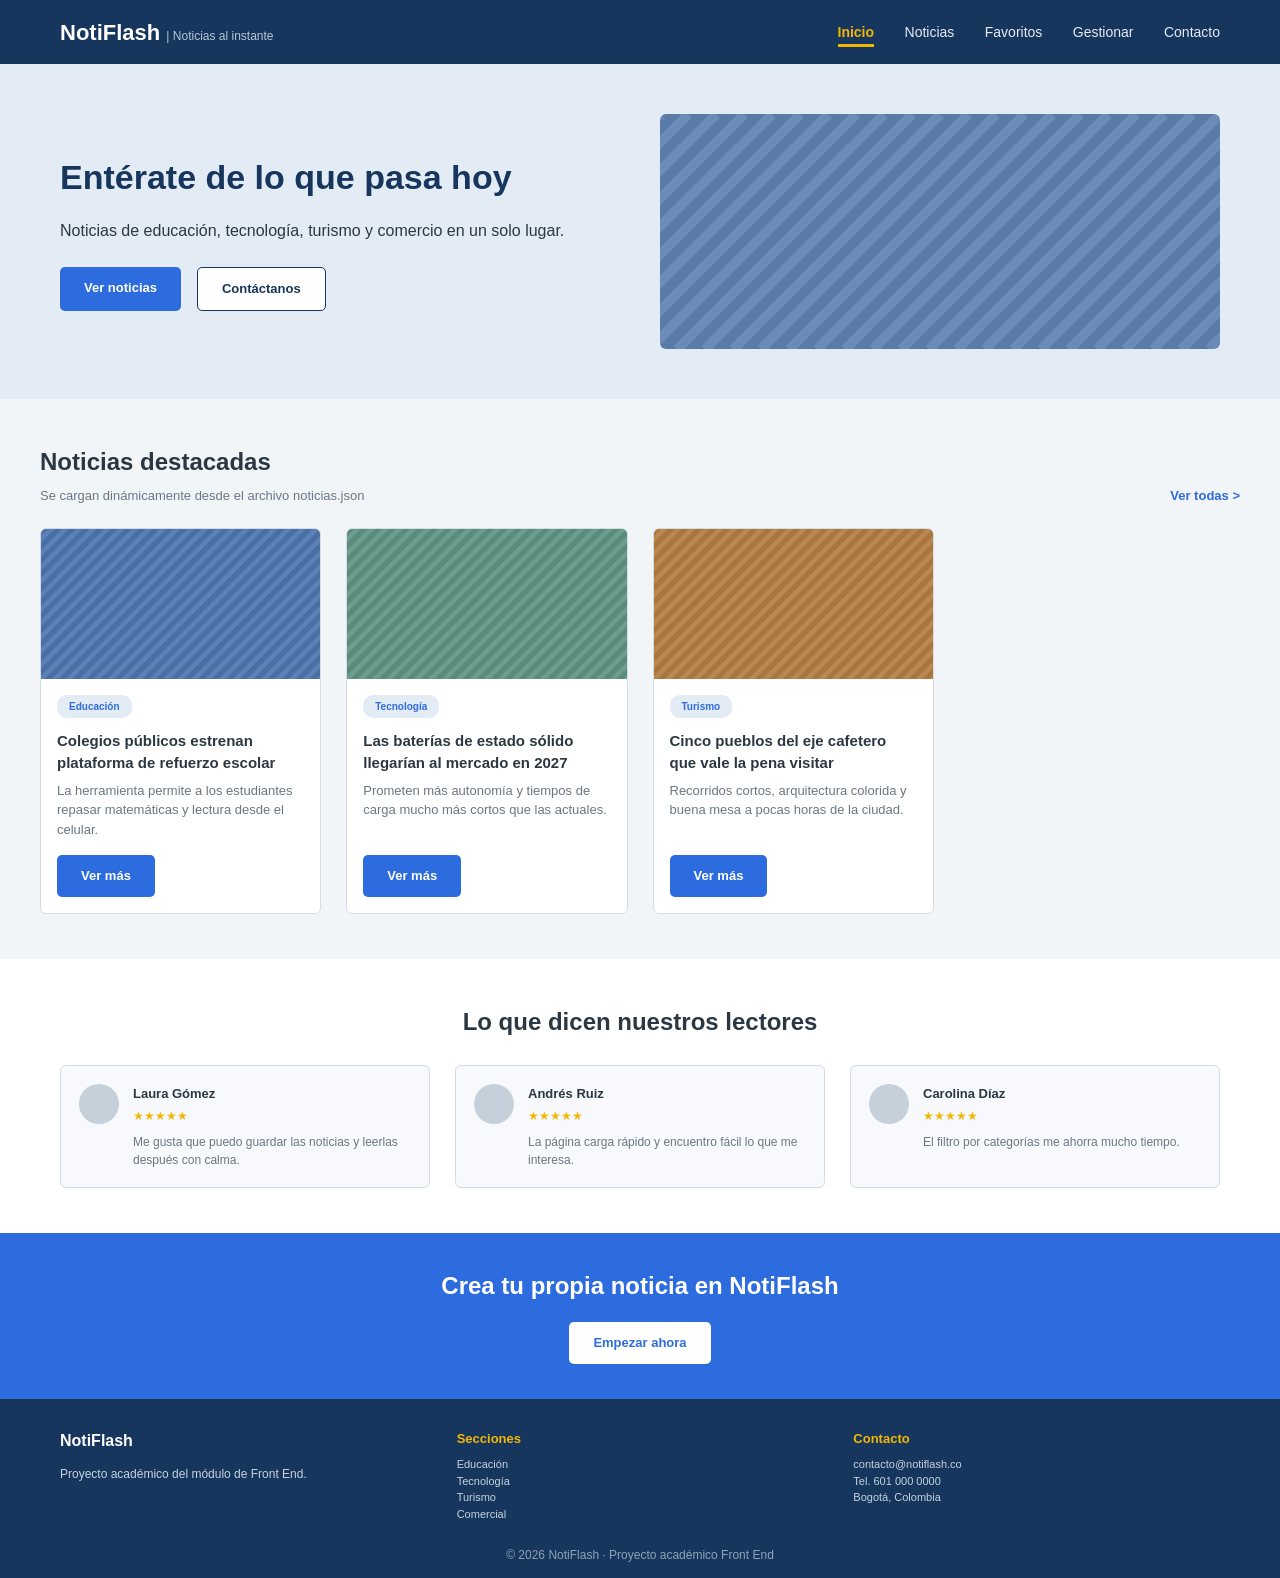
<file: index.html>
<!DOCTYPE html>
<html lang="es">
<head>
  <meta charset="UTF-8">
  <meta name="viewport" content="width=device-width, initial-scale=1.0">
  <title>NotiFlash - Inicio</title>
  <link rel="stylesheet" href="css/estilos.css">
</head>
<body>

  <!-- ============ HEADER ============ -->
  <!-- Este bloque se repite igual en todas las paginas.
       Lo unico que cambia es cual enlace lleva la clase "activo". -->
  <header class="header">
    <div class="contenedor header__interior">
      <a href="index.html" class="logo">
        NotiFlash <span class="logo__eslogan">| Noticias al instante</span>
      </a>
      <nav class="nav">
        <a href="index.html" class="activo">Inicio</a>
        <a href="noticias.html">Noticias</a>
        <a href="favoritos.html">Favoritos</a>
        <a href="gestionar.html">Gestionar</a>
        <a href="contacto.html">Contacto</a>
      </nav>
    </div>
  </header>

  <main>

    <!-- ============ SECCION DE BIENVENIDA ============ -->
    <section class="hero">
      <div class="contenedor hero__interior">
        <div class="hero__texto">
          <h1>Entérate de lo que pasa hoy</h1>
          <p>Noticias de educación, tecnología, turismo y comercio en un solo lugar.</p>
          <div class="hero__botones">
            <a href="noticias.html" class="btn">Ver noticias</a>
            <a href="contacto.html" class="btn btn--secundario">Contáctanos</a>
          </div>
        </div>
        <div class="hero__imagen">
          <img src="img/destacada.jpg" alt="Imagen principal de NotiFlash">
        </div>
      </div>
    </section>

    <!-- ============ NOTICIAS DESTACADAS ============ -->
    <section class="contenedor seccion">
      <div class="seccion__encabezado">
        <div>
          <h2>Noticias destacadas</h2>
          <p class="texto-gris">Se cargan dinámicamente desde el archivo noticias.json</p>
        </div>
        <a href="noticias.html" class="enlace-azul">Ver todas &gt;</a>
      </div>

      <!-- IMPORTANTE: este contenedor va VACIO.
           JavaScript es el que mete las tarjetas adentro (ver js/noticias.js) -->
      <div id="grid-destacadas" class="grid-noticias"></div>
    </section>

    <!-- ============ TESTIMONIOS ============ -->
    <section class="testimonios">
      <div class="contenedor">
        <h2 class="centrado">Lo que dicen nuestros lectores</h2>
        <div class="grid-testimonios">
          <article class="testimonio">
            <div class="testimonio__avatar"></div>
            <div>
              <h4>Laura Gómez</h4>
              <span class="estrellas">★★★★★</span>
              <p>Me gusta que puedo guardar las noticias y leerlas después con calma.</p>
            </div>
          </article>
          <article class="testimonio">
            <div class="testimonio__avatar"></div>
            <div>
              <h4>Andrés Ruiz</h4>
              <span class="estrellas">★★★★★</span>
              <p>La página carga rápido y encuentro fácil lo que me interesa.</p>
            </div>
          </article>
          <article class="testimonio">
            <div class="testimonio__avatar"></div>
            <div>
              <h4>Carolina Díaz</h4>
              <span class="estrellas">★★★★★</span>
              <p>El filtro por categorías me ahorra mucho tiempo.</p>
            </div>
          </article>
        </div>
      </div>
    </section>

    <!-- ============ LLAMADO A LA ACCION ============ -->
    <section class="cta">
      <h2>Crea tu propia noticia en NotiFlash</h2>
      <a href="gestionar.html" class="btn btn--blanco">Empezar ahora</a>
    </section>

  </main>

  <!-- ============ FOOTER ============ -->
  <footer class="footer">
    <div class="contenedor footer__interior">
      <div>
        <h3>NotiFlash</h3>
        <p>Proyecto académico del módulo de Front End.</p>
      </div>
      <div>
        <h4>Secciones</h4>
        <ul>
          <li>Educación</li>
          <li>Tecnología</li>
          <li>Turismo</li>
          <li>Comercial</li>
        </ul>
      </div>
      <div>
        <h4>Contacto</h4>
        <ul>
          <li>contacto@notiflash.co</li>
          <li>Tel. 601 000 0000</li>
          <li>Bogotá, Colombia</li>
        </ul>
      </div>
    </div>
    <p class="footer__creditos">© 2026 NotiFlash · Proyecto académico Front End</p>
  </footer>

  <!-- El script va al final para que el HTML ya exista cuando se ejecute -->
  <script src="js/noticias.js"></script>
</body>
</html>
</file>
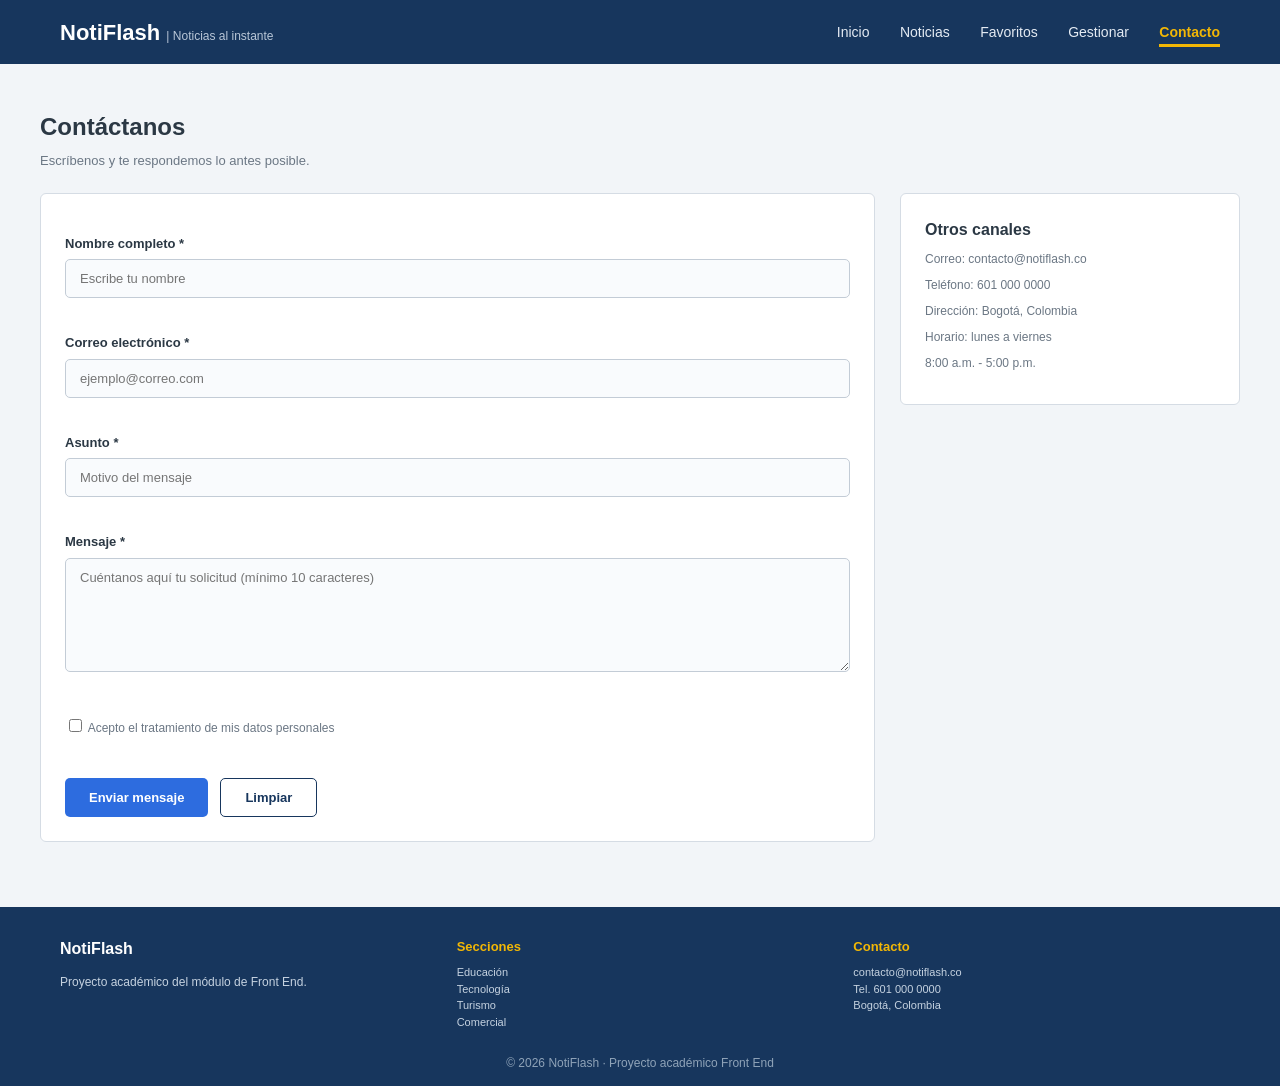
<file: contacto.html>
<!DOCTYPE html>
<html lang="es">
<head>
  <meta charset="UTF-8">
  <meta name="viewport" content="width=device-width, initial-scale=1.0">
  <title>NotiFlash - Contacto</title>
  <link rel="stylesheet" href="css/estilos.css">
  <link rel="stylesheet" href="css/formularios.css">
</head>
<body>

  <header class="header">
    <div class="contenedor header__interior">
      <a href="index.html" class="logo">
        NotiFlash <span class="logo__eslogan">| Noticias al instante</span>
      </a>
      <nav class="nav">
        <a href="index.html">Inicio</a>
        <a href="noticias.html">Noticias</a>
        <a href="favoritos.html">Favoritos</a>
        <a href="gestionar.html">Gestionar</a>
        <a href="contacto.html" class="activo">Contacto</a>
      </nav>
    </div>
  </header>

  <main class="contenedor seccion">
    <h2>Contáctanos</h2>
    <p class="texto-gris">Escríbenos y te respondemos lo antes posible.</p>

    <div class="layout-contacto">

      <div class="tarjeta">
        <!-- novalidate desactiva la validacion del navegador
             para que se vean las validaciones hechas con JavaScript -->
        <form id="form-contacto" novalidate>

          <label for="nombre">Nombre completo *</label>
          <input type="text" id="nombre" class="campo" placeholder="Escribe tu nombre">
          <span class="error" id="error-nombre"></span>

          <label for="correo">Correo electrónico *</label>
          <input type="text" id="correo" class="campo" placeholder="ejemplo@correo.com">
          <span class="error" id="error-correo"></span>

          <label for="asunto">Asunto *</label>
          <input type="text" id="asunto" class="campo" placeholder="Motivo del mensaje">
          <span class="error" id="error-asunto"></span>

          <label for="mensaje">Mensaje *</label>
          <textarea id="mensaje" class="campo" rows="6" placeholder="Cuéntanos aquí tu solicitud (mínimo 10 caracteres)"></textarea>
          <span class="error" id="error-mensaje"></span>

          <label class="opcion-check">
            <input type="checkbox" id="acepto"> Acepto el tratamiento de mis datos personales
          </label>
          <span class="error" id="error-acepto"></span>

          <div class="form__acciones">
            <button type="submit" class="btn">Enviar mensaje</button>
            <button type="button" class="btn btn--secundario" onclick="limpiarFormulario()">Limpiar</button>
          </div>

        </form>
      </div>

      <aside>
        <div id="confirmacion" class="confirmacion" style="display:none;">
          <strong>Mensaje enviado correctamente</strong>
          <p>Gracias por escribirnos, pronto te responderemos.</p>
        </div>

        <div class="tarjeta">
          <h3>Otros canales</h3>
          <p class="dato">Correo: contacto@notiflash.co</p>
          <p class="dato">Teléfono: 601 000 0000</p>
          <p class="dato">Dirección: Bogotá, Colombia</p>
          <p class="dato">Horario: lunes a viernes</p>
          <p class="dato">8:00 a.m. - 5:00 p.m.</p>
        </div>
      </aside>

    </div>
  </main>

  <footer class="footer">
    <div class="contenedor footer__interior">
      <div>
        <h3>NotiFlash</h3>
        <p>Proyecto académico del módulo de Front End.</p>
      </div>
      <div>
        <h4>Secciones</h4>
        <ul>
          <li>Educación</li>
          <li>Tecnología</li>
          <li>Turismo</li>
          <li>Comercial</li>
        </ul>
      </div>
      <div>
        <h4>Contacto</h4>
        <ul>
          <li>contacto@notiflash.co</li>
          <li>Tel. 601 000 0000</li>
          <li>Bogotá, Colombia</li>
        </ul>
      </div>
    </div>
    <p class="footer__creditos">© 2026 NotiFlash · Proyecto académico Front End</p>
  </footer>

  <script src="js/contacto.js"></script>
</body>
</html>
</file>
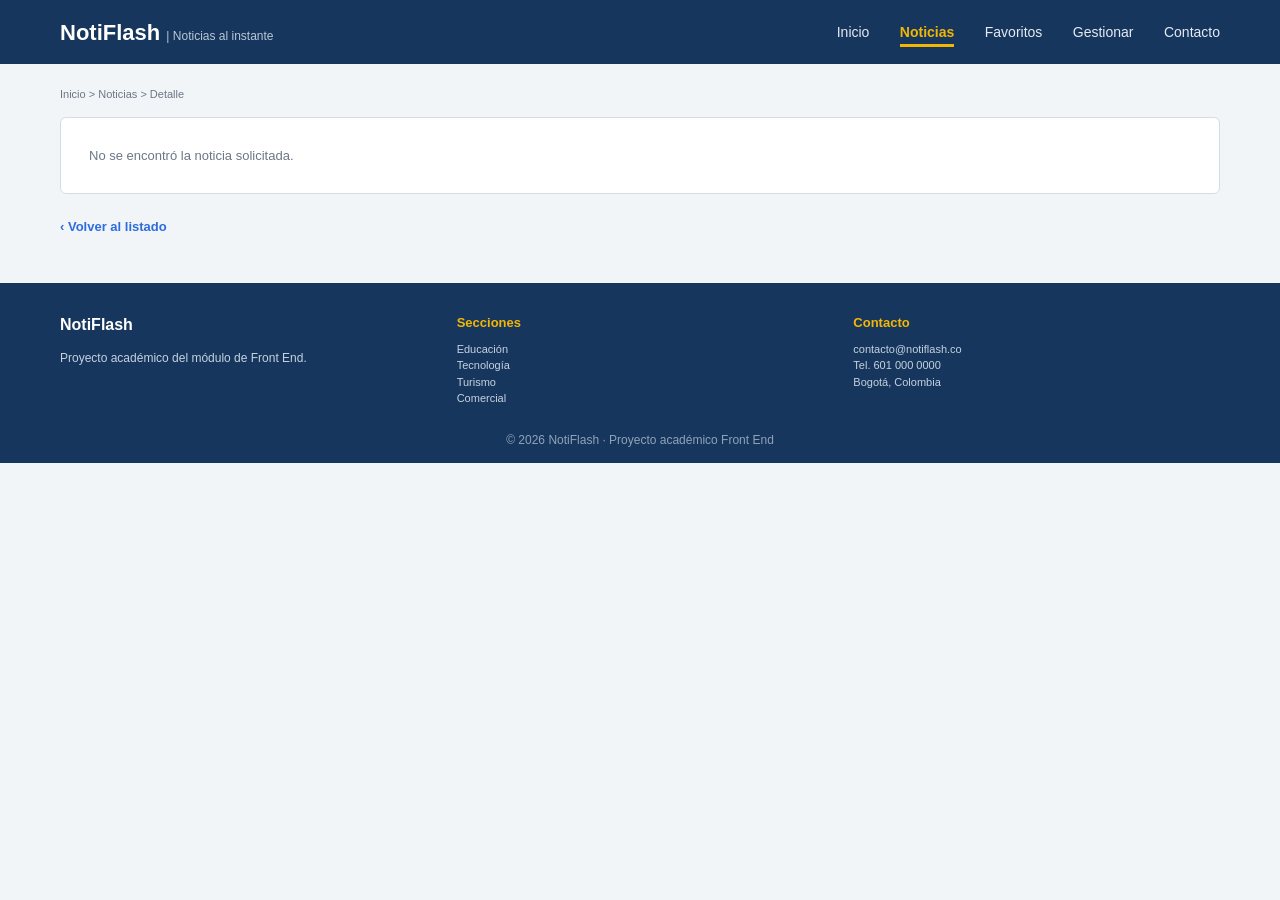
<file: detalle.html>
<!DOCTYPE html>
<html lang="es">
<head>
  <meta charset="UTF-8">
  <meta name="viewport" content="width=device-width, initial-scale=1.0">
  <title>NotiFlash - Detalle</title>
  <link rel="stylesheet" href="css/estilos.css">
  <link rel="stylesheet" href="css/detalle.css">
</head>
<body>

  <header class="header">
    <div class="contenedor header__interior">
      <a href="index.html" class="logo">
        NotiFlash <span class="logo__eslogan">| Noticias al instante</span>
      </a>
      <nav class="nav">
        <a href="index.html">Inicio</a>
        <a href="noticias.html" class="activo">Noticias</a>
        <a href="favoritos.html">Favoritos</a>
        <a href="gestionar.html">Gestionar</a>
        <a href="contacto.html">Contacto</a>
      </nav>
    </div>
  </header>

  <main class="contenedor">
    <p class="miga">Inicio &gt; Noticias &gt; Detalle</p>

    <!-- Todo este bloque lo llena js/detalle.js -->
    <article id="detalle" class="detalle"></article>

    <a href="noticias.html" class="enlace-azul">&lsaquo; Volver al listado</a>
  </main>

  <footer class="footer">
    <div class="contenedor footer__interior">
      <div>
        <h3>NotiFlash</h3>
        <p>Proyecto académico del módulo de Front End.</p>
      </div>
      <div>
        <h4>Secciones</h4>
        <ul>
          <li>Educación</li>
          <li>Tecnología</li>
          <li>Turismo</li>
          <li>Comercial</li>
        </ul>
      </div>
      <div>
        <h4>Contacto</h4>
        <ul>
          <li>contacto@notiflash.co</li>
          <li>Tel. 601 000 0000</li>
          <li>Bogotá, Colombia</li>
        </ul>
      </div>
    </div>
    <p class="footer__creditos">© 2026 NotiFlash · Proyecto académico Front End</p>
  </footer>


  <script src="js/noticias.js"></script>
  <script src="js/detalle.js"></script>
</body>
</html>
</file>
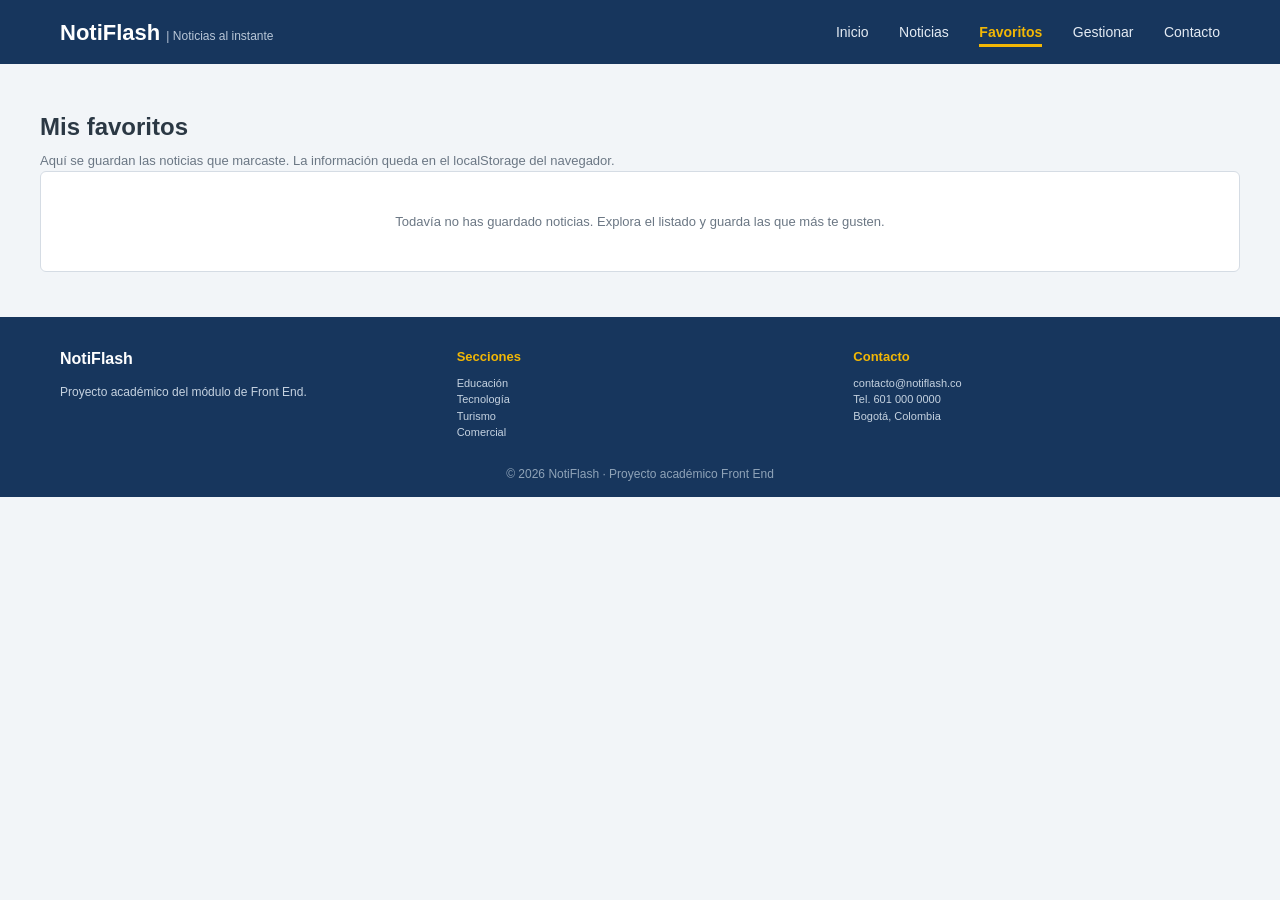
<file: favoritos.html>
<!DOCTYPE html>
<html lang="es">
<head>
  <meta charset="UTF-8">
  <meta name="viewport" content="width=device-width, initial-scale=1.0">
  <title>NotiFlash - Favoritos</title>
  <link rel="stylesheet" href="css/estilos.css">
  <link rel="stylesheet" href="css/favoritos.css">
</head>
<body>

  <header class="header">
    <div class="contenedor header__interior">
      <a href="index.html" class="logo">
        NotiFlash <span class="logo__eslogan">| Noticias al instante</span>
      </a>
      <nav class="nav">
        <a href="index.html">Inicio</a>
        <a href="noticias.html">Noticias</a>
        <a href="favoritos.html" class="activo">Favoritos</a>
        <a href="gestionar.html">Gestionar</a>
        <a href="contacto.html">Contacto</a>
      </nav>
    </div>
  </header>

  <main class="contenedor seccion">
    <h2>Mis favoritos</h2>
    <p class="texto-gris">Aquí se guardan las noticias que marcaste. La información queda en el localStorage del navegador.</p>

    <div id="aviso" class="aviso"></div>

    <div id="lista-favoritos"></div>
  </main>

  <footer class="footer">
    <div class="contenedor footer__interior">
      <div>
        <h3>NotiFlash</h3>
        <p>Proyecto académico del módulo de Front End.</p>
      </div>
      <div>
        <h4>Secciones</h4>
        <ul>
          <li>Educación</li>
          <li>Tecnología</li>
          <li>Turismo</li>
          <li>Comercial</li>
        </ul>
      </div>
      <div>
        <h4>Contacto</h4>
        <ul>
          <li>contacto@notiflash.co</li>
          <li>Tel. 601 000 0000</li>
          <li>Bogotá, Colombia</li>
        </ul>
      </div>
    </div>
    <p class="footer__creditos">© 2026 NotiFlash · Proyecto académico Front End</p>
  </footer>

  
  <script src="js/noticias.js"></script>
  <script src="js/favoritos.js"></script>
</body>
</html>
</file>
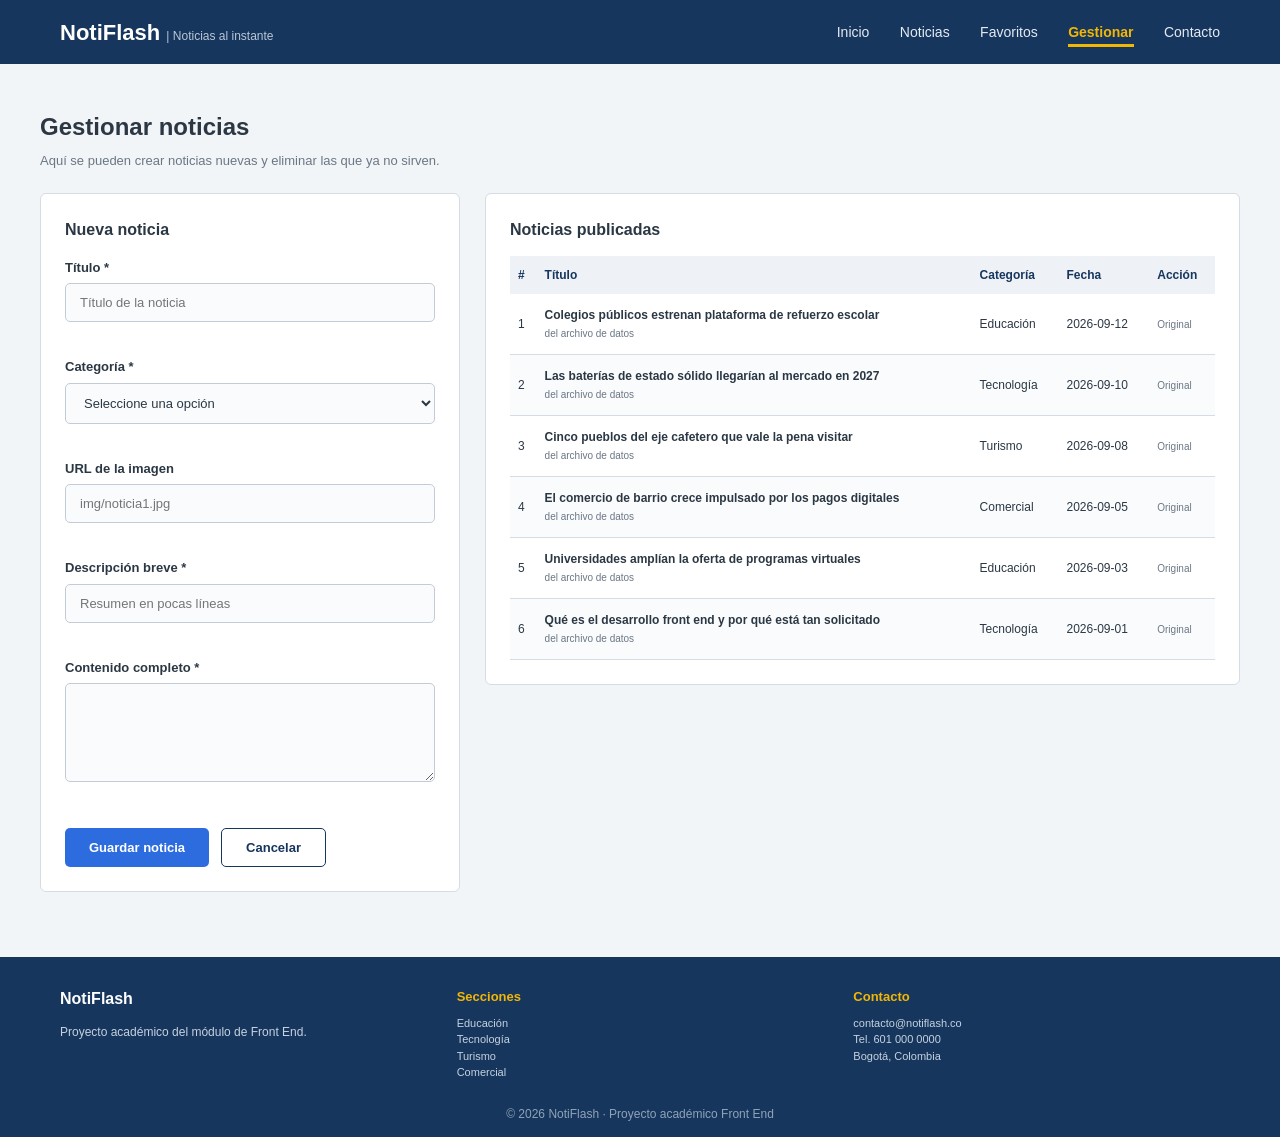
<file: gestionar.html>
<!DOCTYPE html>
<html lang="es">
<head>
  <meta charset="UTF-8">
  <meta name="viewport" content="width=device-width, initial-scale=1.0">
  <title>NotiFlash - Gestionar</title>
  <link rel="stylesheet" href="css/estilos.css">
  <link rel="stylesheet" href="css/formularios.css">
  <link rel="stylesheet" href="css/gestionar.css">
</head>
<body>

  <header class="header">
    <div class="contenedor header__interior">
      <a href="index.html" class="logo">
        NotiFlash <span class="logo__eslogan">| Noticias al instante</span>
      </a>
      <nav class="nav">
        <a href="index.html">Inicio</a>
        <a href="noticias.html">Noticias</a>
        <a href="favoritos.html">Favoritos</a>
        <a href="gestionar.html" class="activo">Gestionar</a>
        <a href="contacto.html">Contacto</a>
      </nav>
    </div>
  </header>

  <main class="contenedor seccion">
    <h2>Gestionar noticias</h2>
    <p class="texto-gris">Aquí se pueden crear noticias nuevas y eliminar las que ya no sirven.</p>

    <div class="layout-gestionar">

      <div class="tarjeta">
        <h3>Nueva noticia</h3>
        <form id="form-noticia" novalidate>

          <label for="titulo">Título *</label>
          <input type="text" id="titulo" class="campo" placeholder="Título de la noticia">
          <span class="error" id="error-titulo"></span>

          <label for="categoria">Categoría *</label>
          <select id="categoria" class="campo">
            <option value="">Seleccione una opción</option>
            <option value="Educación">Educación</option>
            <option value="Tecnología">Tecnología</option>
            <option value="Turismo">Turismo</option>
            <option value="Comercial">Comercial</option>
          </select>
          <span class="error" id="error-categoria"></span>

          <label for="imagen">URL de la imagen</label>
          <input type="text" id="imagen" class="campo" placeholder="img/noticia1.jpg">
          <span class="error" id="error-imagen"></span>

          <label for="descripcion">Descripción breve *</label>
          <input type="text" id="descripcion" class="campo" placeholder="Resumen en pocas líneas">
          <span class="error" id="error-descripcion"></span>

          <label for="contenido">Contenido completo *</label>
          <textarea id="contenido" class="campo" rows="5"></textarea>
          <span class="error" id="error-contenido"></span>

          <div class="form__acciones">
            <button type="submit" class="btn">Guardar noticia</button>
            <button type="button" class="btn btn--secundario" onclick="document.getElementById('form-noticia').reset()">Cancelar</button>
          </div>

        </form>
      </div>

      <div class="tarjeta">
        <h3>Noticias publicadas</h3>
        <table class="tabla">
          <thead>
            <tr>
              <th>#</th>
              <th>Título</th>
              <th>Categoría</th>
              <th>Fecha</th>
              <th>Acción</th>
            </tr>
          </thead>
          <tbody id="tabla-noticias"></tbody>
        </table>
      </div>

    </div>
  </main>

  <footer class="footer">
    <div class="contenedor footer__interior">
      <div>
        <h3>NotiFlash</h3>
        <p>Proyecto académico del módulo de Front End.</p>
      </div>
      <div>
        <h4>Secciones</h4>
        <ul>
          <li>Educación</li>
          <li>Tecnología</li>
          <li>Turismo</li>
          <li>Comercial</li>
        </ul>
      </div>
      <div>
        <h4>Contacto</h4>
        <ul>
          <li>contacto@notiflash.co</li>
          <li>Tel. 601 000 0000</li>
          <li>Bogotá, Colombia</li>
        </ul>
      </div>
    </div>
    <p class="footer__creditos">© 2026 NotiFlash · Proyecto académico Front End</p>
  </footer>

  
  <script src="js/noticias.js"></script>
  <script src="js/gestionar.js"></script>
</body>
</html>
</file>
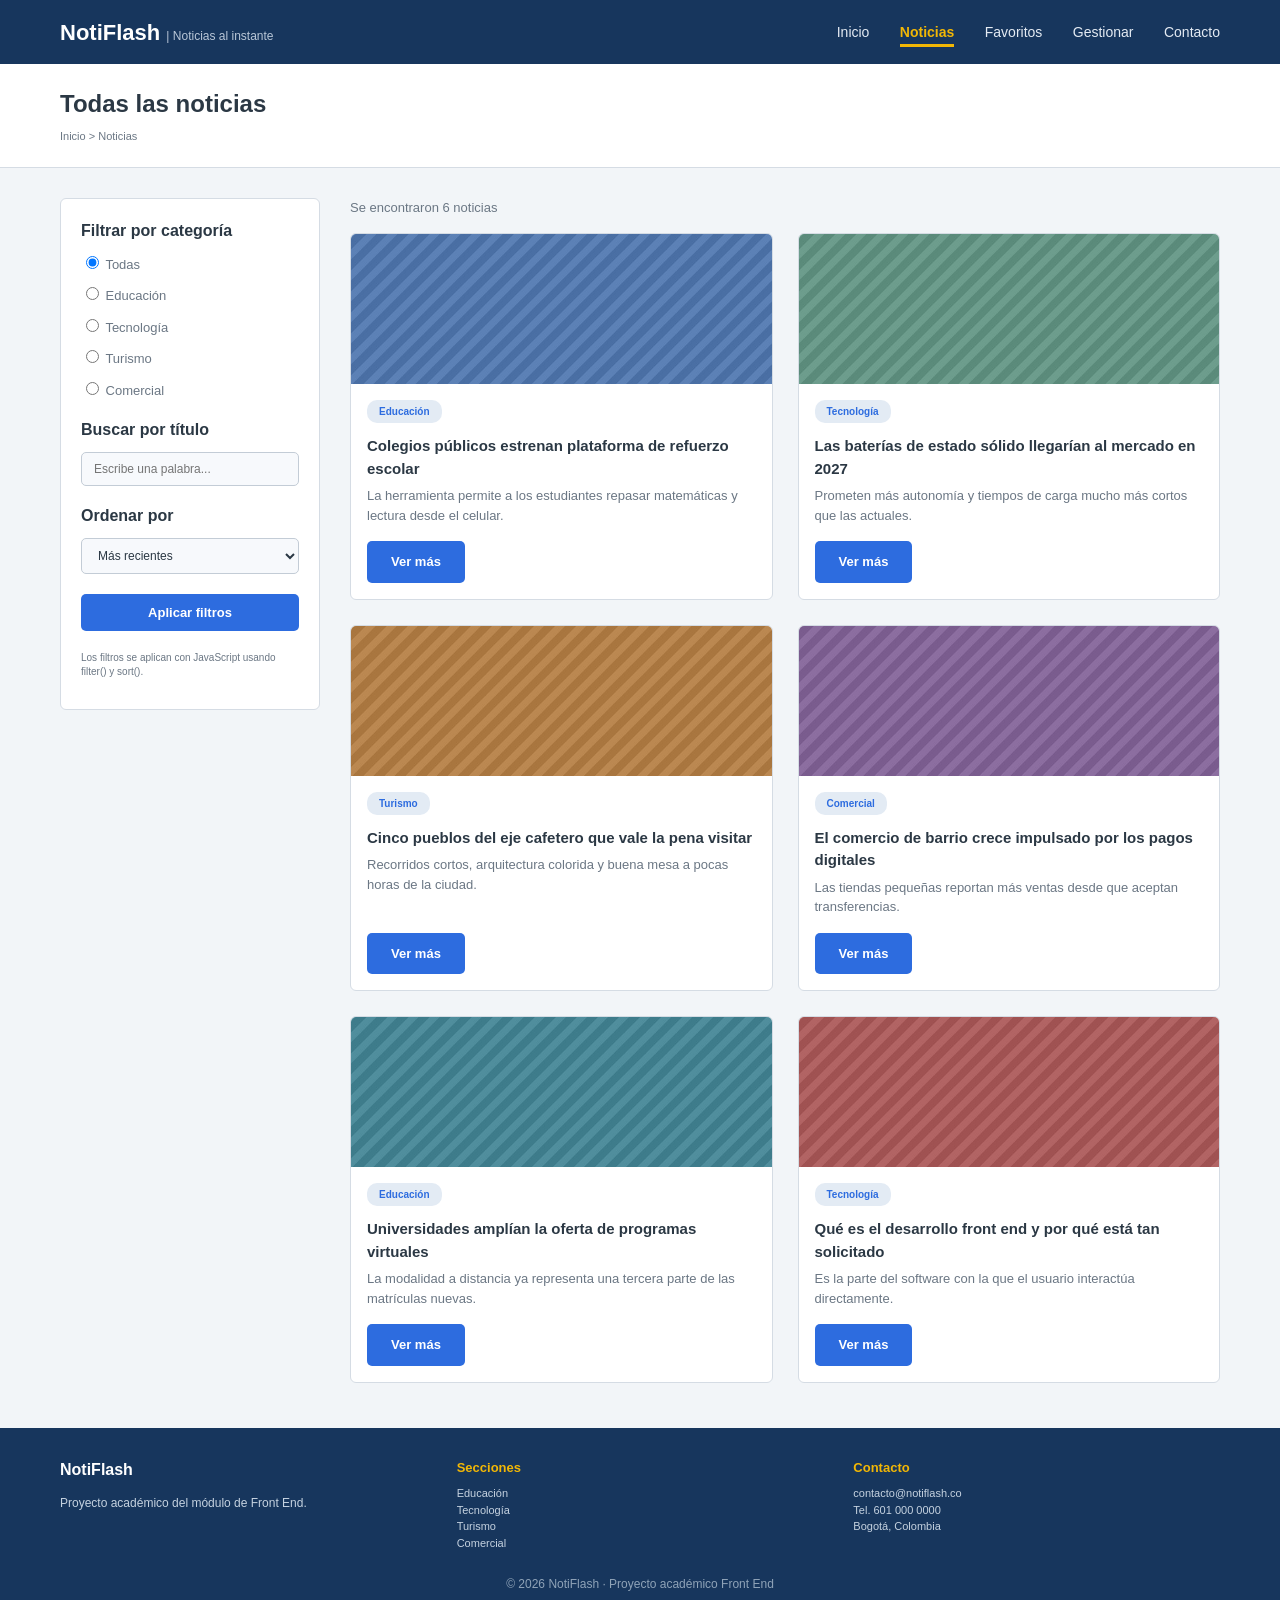
<file: noticias.html>
<!DOCTYPE html>
<html lang="es">
<head>
  <meta charset="UTF-8">
  <meta name="viewport" content="width=device-width, initial-scale=1.0">
  <title>NotiFlash - Noticias</title>
  <link rel="stylesheet" href="css/estilos.css">
  <link rel="stylesheet" href="css/listado.css">
</head>
<body>

  <header class="header">
    <div class="contenedor header__interior">
      <a href="index.html" class="logo">
        NotiFlash <span class="logo__eslogan">| Noticias al instante</span>
      </a>
      <nav class="nav">
        <a href="index.html">Inicio</a>
        <a href="noticias.html" class="activo">Noticias</a>
        <a href="favoritos.html">Favoritos</a>
        <a href="gestionar.html">Gestionar</a>
        <a href="contacto.html">Contacto</a>
      </nav>
    </div>
  </header>

  <main>

    <section class="encabezado-pagina">
      <div class="contenedor">
        <h2>Todas las noticias</h2>
        <p class="miga">Inicio &gt; Noticias</p>
      </div>
    </section>

    <div class="contenedor layout-listado">

      <aside class="panel-filtros">
        <h3>Filtrar por categoría</h3>
        <label class="opcion">
          <input type="radio" name="categoria" value="Todas" checked> Todas
        </label>
        <label class="opcion">
          <input type="radio" name="categoria" value="Educación"> Educación
        </label>
        <label class="opcion">
          <input type="radio" name="categoria" value="Tecnología"> Tecnología
        </label>
        <label class="opcion">
          <input type="radio" name="categoria" value="Turismo"> Turismo
        </label>
        <label class="opcion">
          <input type="radio" name="categoria" value="Comercial"> Comercial
        </label>

        <h3>Buscar por título</h3>
        <input type="text" id="input-busqueda" class="campo" placeholder="Escribe una palabra...">

        <h3>Ordenar por</h3>
        <select id="select-orden" class="campo">
          <option value="recientes">Más recientes</option>
          <option value="antiguas">Más antiguas</option>
          <option value="alfabetico">Título (A-Z)</option>
        </select>

        <button id="btn-filtrar" class="btn btn--ancho">Aplicar filtros</button>

        <p class="nota-filtros">Los filtros se aplican con JavaScript usando filter() y sort().</p>
      </aside>

      <section class="zona-resultados">
        <p id="contador" class="texto-gris"></p>
        <div id="grid-noticias" class="grid-noticias"></div>
      </section>

    </div>

  </main>

  <footer class="footer">
    <div class="contenedor footer__interior">
      <div>
        <h3>NotiFlash</h3>
        <p>Proyecto académico del módulo de Front End.</p>
      </div>
      <div>
        <h4>Secciones</h4>
        <ul>
          <li>Educación</li>
          <li>Tecnología</li>
          <li>Turismo</li>
          <li>Comercial</li>
        </ul>
      </div>
      <div>
        <h4>Contacto</h4>
        <ul>
          <li>contacto@notiflash.co</li>
          <li>Tel. 601 000 0000</li>
          <li>Bogotá, Colombia</li>
        </ul>
      </div>
    </div>
    <p class="footer__creditos">© 2026 NotiFlash · Proyecto académico Front End</p>
  </footer>


<script src="js/noticias.js"></script>
<script src="js/listado.js"></script>
</body>
</html>
</file>
<file: css/estilos.css>
/* =========================================================
   NotiFlash - Hoja de estilos principal
   Los colores son los mismos que definimos en el mockup.
   ========================================================= */

:root {
  --azul-oscuro: #17365D;
  --azul-principal: #2D6CDF;
  --amarillo: #F2B705;
  --gris-fondo: #F2F5F8;
  --gris-borde: #D5DCE4;
  --texto-oscuro: #2B3844;
  --texto-gris: #6B7784;
  --blanco: #FFFFFF;
}

/* Reinicio basico */
* { box-sizing: border-box; }

body {
  margin: 0;
  font-family: 'Segoe UI', Arial, sans-serif;
  background-color: var(--gris-fondo);
  color: var(--texto-oscuro);
  line-height: 1.5;
}

/* Contenedor central de 1200px, igual que en el mockup */
.contenedor {
  max-width: 1200px;
  margin: 0 auto;
  padding: 0 20px;
}

h1 { font-size: 34px; margin: 0 0 12px; }
h2 { font-size: 24px; margin: 0 0 6px; }
h3 { font-size: 16px; margin: 0 0 6px; }

.texto-gris { color: var(--texto-gris); font-size: 13px; margin: 0; }
.centrado { text-align: center; }
.enlace-azul { color: var(--azul-principal); text-decoration: none; font-weight: bold; font-size: 13px; }

/* ================= HEADER ================= */
.header {
  background-color: var(--azul-oscuro);
  height: 64px;
  display: flex;
  align-items: center;
}

.header__interior {
  display: flex;
  justify-content: space-between;
  align-items: center;
  width: 100%;
}

.logo {
  color: var(--blanco);
  font-size: 22px;
  font-weight: bold;
  text-decoration: none;
}

.logo__eslogan {
  font-size: 12px;
  font-weight: normal;
  color: #B9C7D8;
}

.nav a {
  color: #E4EBF3;
  text-decoration: none;
  font-size: 14px;
  margin-left: 26px;
}

/* La pagina en la que esta el usuario se resalta en amarillo */
.nav a.activo {
  color: var(--amarillo);
  font-weight: bold;
  border-bottom: 3px solid var(--amarillo);
  padding-bottom: 4px;
}

/* ================= SECCION DE BIENVENIDA ================= */
.hero { background-color: #E3EBF4; padding: 50px 0; }

.hero__interior {
  display: flex;
  align-items: center;
  gap: 40px;
}

.hero__texto { flex: 1; }
.hero__texto h1 { color: var(--azul-oscuro); }
.hero__imagen { flex: 1; }
.hero__imagen img { width: 100%; border-radius: 6px; display: block; }
.hero__botones { margin-top: 24px; display: flex; gap: 16px; }

/* ================= BOTONES ================= */
.btn {
  display: inline-block;
  background-color: var(--azul-principal);
  color: var(--blanco);
  padding: 11px 24px;
  border-radius: 5px;
  text-decoration: none;
  font-size: 13px;
  font-weight: bold;
  border: none;
  cursor: pointer;
}

.btn--secundario {
  background-color: var(--blanco);
  color: var(--azul-oscuro);
  border: 1px solid var(--azul-oscuro);
}

.btn--blanco { background-color: var(--blanco); color: var(--azul-principal); }

/* ================= SECCIONES ================= */
.seccion { padding: 45px 0; }

.seccion__encabezado {
  display: flex;
  justify-content: space-between;
  align-items: flex-end;
  margin-bottom: 22px;
}

/* ================= TARJETAS DE NOTICIA ================= */
/* auto-fill hace que las tarjetas se reacomoden solas
   cuando la pantalla es mas pequena (diseno responsive) */
.grid-noticias {
  display: grid;
  grid-template-columns: repeat(auto-fill, minmax(280px, 1fr));
  gap: 25px;
}

.card {
  background-color: var(--blanco);
  border: 1px solid var(--gris-borde);
  border-radius: 6px;
  overflow: hidden;
  display: flex;
  flex-direction: column;
}

.card img {
  width: 100%;
  height: 150px;
  object-fit: cover;
  display: block;
  background-color: #C6D0DA;
}

.card__cuerpo { padding: 16px; flex: 1; display: flex; flex-direction: column; }

.etiqueta {
  display: inline-block;
  background-color: #E3EBF4;
  color: var(--azul-principal);
  font-size: 10px;
  font-weight: bold;
  padding: 4px 12px;
  border-radius: 10px;
  align-self: flex-start;
}

.card h3 { margin: 12px 0 6px; font-size: 15px; }
.card p { font-size: 13px; color: var(--texto-gris); margin: 0 0 16px; flex: 1; }
.card__acciones { display: flex; gap: 10px; }

/* ================= TESTIMONIOS ================= */
.testimonios { background-color: var(--blanco); padding: 45px 0; }

.grid-testimonios {
  display: grid;
  grid-template-columns: repeat(auto-fit, minmax(280px, 1fr));
  gap: 25px;
  margin-top: 25px;
}

.testimonio {
  background-color: #F7F9FC;
  border: 1px solid var(--gris-borde);
  border-radius: 6px;
  padding: 18px;
  display: flex;
  gap: 14px;
}

.testimonio__avatar {
  width: 40px;
  height: 40px;
  border-radius: 50%;
  background-color: #C6D0DA;
  flex-shrink: 0;
}

.testimonio h4 { margin: 0; font-size: 13px; }
.testimonio p { font-size: 12px; color: var(--texto-gris); margin: 6px 0 0; }
.estrellas { color: var(--amarillo); font-size: 12px; }

/* ================= LLAMADO A LA ACCION ================= */
.cta {
  background-color: var(--azul-principal);
  color: var(--blanco);
  text-align: center;
  padding: 35px 20px;
}

.cta h2 { margin-bottom: 18px; }

/* ================= FOOTER ================= */
.footer {
  background-color: var(--azul-oscuro);
  color: #C5D2E0;
  padding: 30px 0 14px;
  margin-top: 0;
}

.footer__interior {
  display: grid;
  grid-template-columns: repeat(auto-fit, minmax(220px, 1fr));
  gap: 30px;
}

.footer h3 { color: var(--blanco); }
.footer h4 { color: var(--amarillo); font-size: 13px; margin: 0 0 8px; }
.footer ul { list-style: none; padding: 0; margin: 0; font-size: 11px; }
.footer p { font-size: 12px; }

.footer__creditos {
  text-align: center;
  font-size: 10px;
  color: #8FA3B8;
  margin: 24px 0 0;
}

/* ================= RESPONSIVE ================= */
@media (max-width: 768px) {
  .header__interior { flex-direction: column; height: auto; padding: 10px 0; }
  .hero__interior { flex-direction: column; }
  .nav a { margin: 0 10px; }
}
</file>
<file: css/formularios.css>
.layout-contacto {
  display: grid;
  grid-template-columns: 1fr 340px;
  gap: 25px;
  margin-top: 22px;
}

.tarjeta {
  background-color: var(--blanco);
  border: 1px solid var(--gris-borde);
  border-radius: 6px;
  padding: 24px;
  margin-bottom: 20px;
}

label {
  display: block;
  font-size: 13px;
  font-weight: bold;
  margin: 16px 0 6px;
}

.campo {
  width: 100%;
  padding: 11px 14px;
  font-size: 13px;
  font-family: inherit;
  border: 1px solid #C3CCD6;
  border-radius: 5px;
  background-color: #F9FBFD;
  color: var(--texto-oscuro);
}

textarea.campo { resize: vertical; }

/* Cuando un campo tiene error, se le pone el borde rojo */
.campo.invalido { border-color: #C0392B; }

.error {
  display: block;
  font-size: 11px;
  color: #C0392B;
  min-height: 15px;
  margin-top: 4px;
}

.opcion-check {
  display: block;
  font-weight: normal;
  font-size: 12px;
  color: var(--texto-gris);
  margin-top: 18px;
}

.form__acciones { display: flex; gap: 12px; margin-top: 20px; }

.confirmacion {
  background-color: #E8F6EC;
  border: 1px solid #8CC79C;
  border-radius: 6px;
  padding: 18px;
  margin-bottom: 20px;
  color: #2E7D46;
}

.confirmacion p { font-size: 12px; margin: 6px 0 0; }

.dato { font-size: 12px; color: var(--texto-gris); margin: 8px 0; }

@media (max-width: 768px) {
  .layout-contacto { grid-template-columns: 1fr; }
}
</file>
<file: css/detalle.css>
.miga { font-size: 11px; color: var(--texto-gris); margin: 22px 0 14px; }

.detalle {
  background-color: var(--blanco);
  border: 1px solid var(--gris-borde);
  border-radius: 6px;
  padding: 28px;
  margin-bottom: 20px;
}

.detalle img {
  width: 100%;
  max-height: 340px;
  object-fit: cover;
  border-radius: 6px;
  margin: 18px 0;
  background-color: #C6D0DA;
}

.detalle h1 { font-size: 26px; margin: 12px 0 6px; }

.detalle__datos {
  font-size: 11px;
  color: var(--texto-gris);
  margin: 0 0 6px;
}

.detalle__contenido { font-size: 14px; line-height: 1.8; }

.detalle__acciones {
  display: flex;
  gap: 12px;
  margin-top: 24px;
  padding-top: 20px;
  border-top: 1px solid var(--gris-borde);
}

main.contenedor { padding-bottom: 45px; }
</file>
<file: css/favoritos.css>
.aviso {
  background-color: #FFF6E0;
  border: 1px solid #F2D27A;
  color: #8A6D1B;
  border-radius: 6px;
  padding: 14px 18px;
  font-size: 12px;
  margin: 20px 0;
}

.fila {
  display: flex;
  align-items: center;
  gap: 20px;
  background-color: var(--blanco);
  border: 1px solid var(--gris-borde);
  border-radius: 6px;
  padding: 16px;
  margin-bottom: 20px;
}

.fila img {
  width: 170px;
  height: 100px;
  object-fit: cover;
  border-radius: 4px;
  flex-shrink: 0;
  background-color: #C6D0DA;
}

.fila__info { flex: 1; }
.fila__info h3 { margin: 10px 0 4px; font-size: 16px; }
.fila__info p { font-size: 13px; color: var(--texto-gris); margin: 0 0 6px; }
.fila__fecha { font-size: 10px; color: var(--texto-gris); }

.fila__acciones { display: flex; gap: 10px; flex-shrink: 0; }

.btn--quitar {
  background-color: var(--blanco);
  color: #C0392B;
  border: 1px solid #E4A9A2;
}

.vacio {
  background-color: var(--blanco);
  border: 1px solid var(--gris-borde);
  border-radius: 6px;
  padding: 40px 20px;
  text-align: center;
  color: var(--texto-gris);
  font-size: 13px;
}

@media (max-width: 768px) {
  .fila { flex-direction: column; align-items: flex-start; }
  .fila img { width: 100%; }
}
</file>
<file: css/gestionar.css>
.layout-gestionar {
  display: grid;
  grid-template-columns: 420px 1fr;
  gap: 25px;
  margin-top: 22px;
  align-items: start;
}

.tabla {
  width: 100%;
  border-collapse: collapse;
  margin-top: 14px;
}

.tabla th {
  background-color: #EEF2F7;
  color: var(--azul-oscuro);
  font-size: 12px;
  text-align: left;
  padding: 10px 8px;
}

.tabla td {
  font-size: 12px;
  padding: 12px 8px;
  border-bottom: 1px solid var(--gris-borde);
  vertical-align: middle;
}

.tabla tr:nth-child(even) { background-color: #FAFBFD; }

.btn--eliminar {
  background-color: var(--blanco);
  color: #C0392B;
  border: 1px solid #E4A9A2;
  padding: 6px 12px;
  font-size: 11px;
}

.td-titulo { font-weight: bold; }
.td-origen { font-size: 10px; color: var(--texto-gris); font-weight: normal; }

@media (max-width: 900px) {
  .layout-gestionar { grid-template-columns: 1fr; }
}
</file>
<file: css/listado.css>
.encabezado-pagina {
  background-color: var(--blanco);
  padding: 22px 0;
  border-bottom: 1px solid var(--gris-borde);
}

.miga { font-size: 11px; color: var(--texto-gris); margin: 4px 0 0; }

.layout-listado {
  display: grid;
  grid-template-columns: 260px 1fr;
  gap: 30px;
  padding-top: 30px;
  padding-bottom: 45px;
  align-items: start;
}

.panel-filtros {
  background-color: var(--blanco);
  border: 1px solid var(--gris-borde);
  border-radius: 6px;
  padding: 20px;
}

.panel-filtros h3 { margin: 18px 0 10px; }
.panel-filtros h3:first-child { margin-top: 0; }

.opcion {
  display: block;
  font-size: 13px;
  color: var(--texto-gris);
  margin-bottom: 10px;
  cursor: pointer;
}

.campo {
  width: 100%;
  padding: 9px 12px;
  font-size: 12px;
  font-family: inherit;
  border: 1px solid #C3CCD6;
  border-radius: 5px;
  background-color: #F7F9FC;
  color: var(--texto-oscuro);
}

.btn--ancho { width: 100%; margin-top: 20px; }

.nota-filtros {
  font-size: 10px;
  color: var(--texto-gris);
  margin-top: 20px;
  line-height: 1.4;
}

.zona-resultados #contador { margin: 0 0 16px; }

@media (max-width: 768px) {
  .layout-listado { grid-template-columns: 1fr; }
}
</file>
